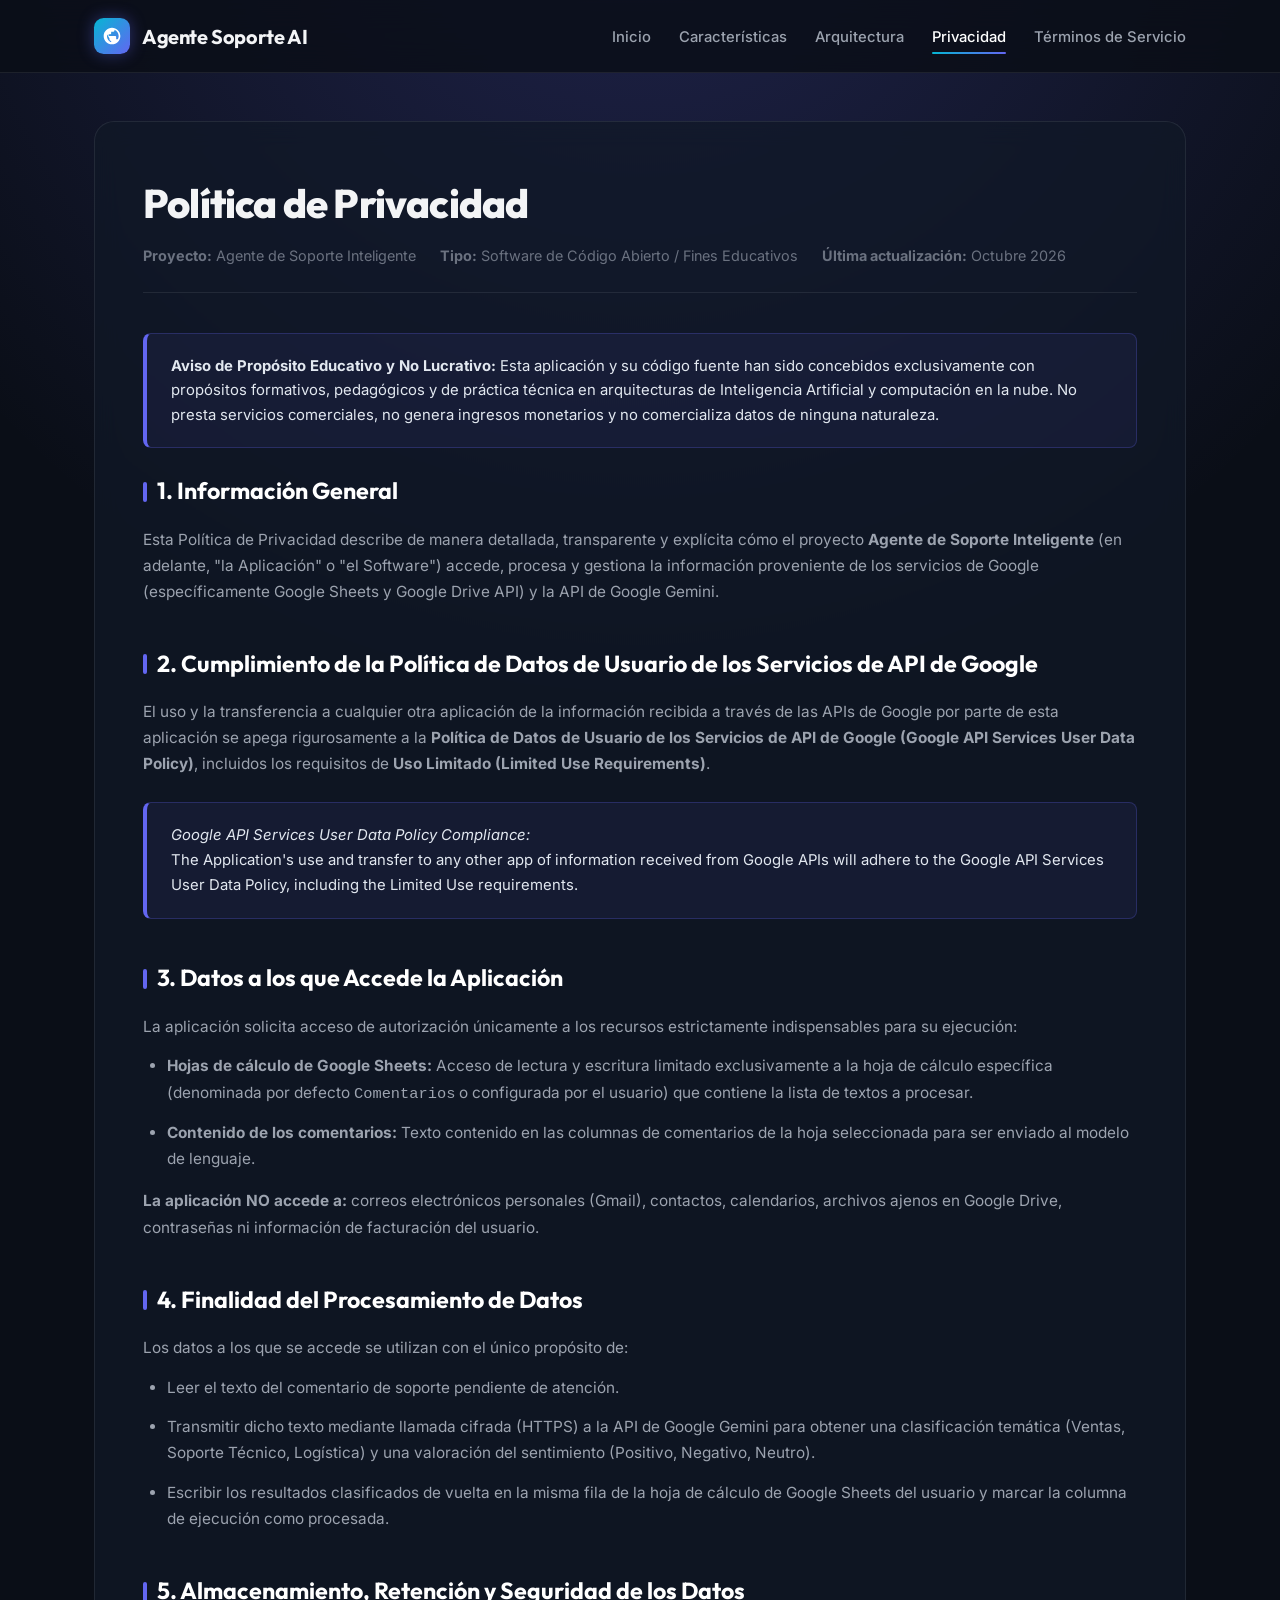
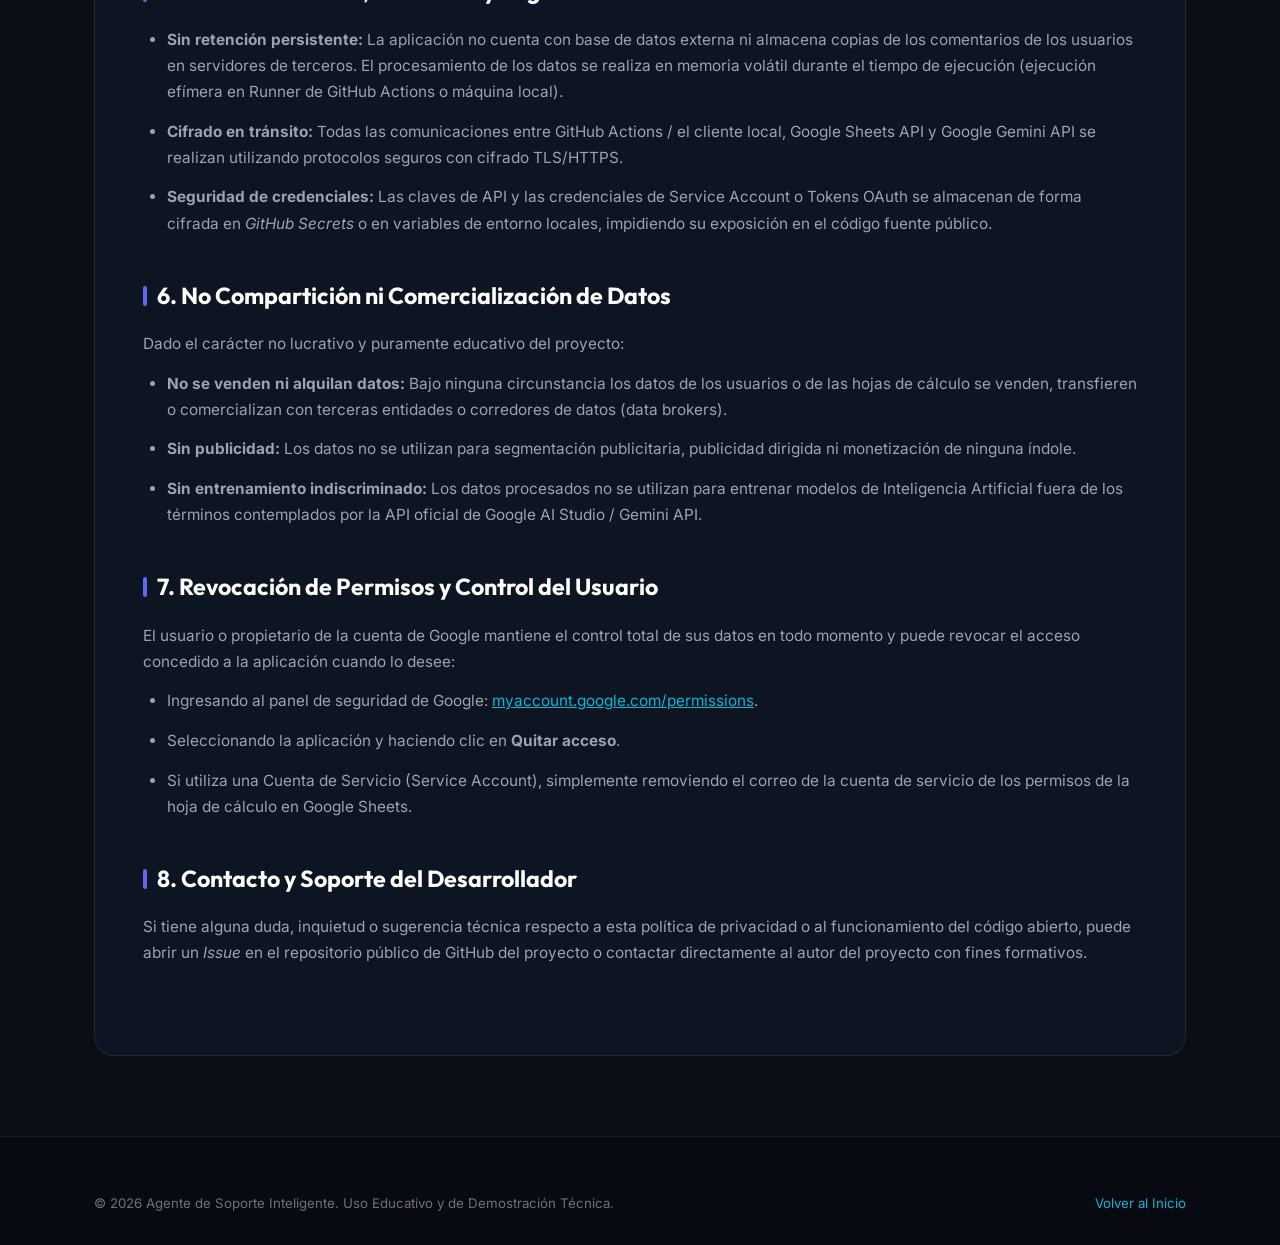
<file: privacy.html>
<!DOCTYPE html>
<html lang="es">
<head>
  <meta charset="UTF-8">
  <meta name="viewport" content="width=device-width, initial-scale=1.0">
  <title>Política de Privacidad | Agente de Soporte con Gemini</title>
  <meta name="description" content="Política de privacidad del proyecto educativo de código abierto Agente de Soporte con Gemini y Google Sheets.">
  <link rel="preconnect" href="https://fonts.googleapis.com">
  <link rel="preconnect" href="https://fonts.gstatic.com" crossorigin>
  <link href="https://fonts.googleapis.com/css2?family=Inter:wght@300;400;500;600;700&family=Outfit:wght@500;600;700;800&display=swap" rel="stylesheet">
  <link rel="stylesheet" href="style.css">
</head>
<body>

  <!-- Header -->
  <header class="header">
    <div class="container nav-container">
      <a href="index.html" class="brand-logo">
        <div class="brand-icon">
          <svg viewBox="0 0 24 24">
            <path d="M12 2C6.48 2 2 6.48 2 12s4.48 10 10 10 10-4.48 10-10S17.52 2 12 2zm1 17.93c-3.95-.49-7-3.85-7-7.93 0-.62.08-1.21.21-1.79L9 15v1c0 1.1.9 2 2 2v1.93zm6.9-2.54c-.26-.81-1-1.39-1.9-1.39h-1v-3c0-.55-.45-1-1-1H8v-2h2c.55 0 1-.45 1-1V7h2c1.1 0 2-.9 2-2v-.41c2.93 1.19 5 4.06 5 7.41 0 2.08-.8 3.97-2.1 5.39z"/>
          </svg>
        </div>
        <span>Agente Soporte AI</span>
      </a>

      <nav>
        <ul class="nav-links">
          <li><a href="index.html#inicio">Inicio</a></li>
          <li><a href="index.html#caracteristicas">Características</a></li>
          <li><a href="index.html#arquitectura">Arquitectura</a></li>
          <li><a href="privacy.html" class="active">Privacidad</a></li>
          <li><a href="terms.html">Términos de Servicio</a></li>
        </ul>
      </nav>
    </div>
  </header>

  <main class="legal-page">
    <div class="container">
      <div class="legal-card">
        <h1>Política de Privacidad</h1>
        <div class="legal-meta">
          <span><strong>Proyecto:</strong> Agente de Soporte Inteligente</span>
          <span><strong>Tipo:</strong> Software de Código Abierto / Fines Educativos</span>
          <span><strong>Última actualización:</strong> Octubre 2026</span>
        </div>

        <!-- Declaración de uso educativo -->
        <div class="legal-highlight-box">
          <p>
            <strong>Aviso de Propósito Educativo y No Lucrativo:</strong> Esta aplicación y su código fuente han sido concebidos exclusivamente con propósitos formativos, pedagógicos y de práctica técnica en arquitecturas de Inteligencia Artificial y computación en la nube. No presta servicios comerciales, no genera ingresos monetarios y no comercializa datos de ninguna naturaleza.
          </p>
        </div>

        <div class="legal-section">
          <h2>1. Información General</h2>
          <p>
            Esta Política de Privacidad describe de manera detallada, transparente y explícita cómo el proyecto <strong>Agente de Soporte Inteligente</strong> (en adelante, "la Aplicación" o "el Software") accede, procesa y gestiona la información proveniente de los servicios de Google (específicamente Google Sheets y Google Drive API) y la API de Google Gemini.
          </p>
        </div>

        <div class="legal-section" id="datos-google">
          <h2>2. Cumplimiento de la Política de Datos de Usuario de los Servicios de API de Google</h2>
          <p>
            El uso y la transferencia a cualquier otra aplicación de la información recibida a través de las APIs de Google por parte de esta aplicación se apega rigurosamente a la <strong>Política de Datos de Usuario de los Servicios de API de Google (Google API Services User Data Policy)</strong>, incluidos los requisitos de <strong>Uso Limitado (Limited Use Requirements)</strong>.
          </p>
          <div class="legal-highlight-box">
            <p>
              <em>Google API Services User Data Policy Compliance:</em><br>
              The Application's use and transfer to any other app of information received from Google APIs will adhere to the Google API Services User Data Policy, including the Limited Use requirements.
            </p>
          </div>
        </div>

        <div class="legal-section">
          <h2>3. Datos a los que Accede la Aplicación</h2>
          <p>
            La aplicación solicita acceso de autorización únicamente a los recursos estrictamente indispensables para su ejecución:
          </p>
          <ul>
            <li>
              <strong>Hojas de cálculo de Google Sheets:</strong> Acceso de lectura y escritura limitado exclusivamente a la hoja de cálculo específica (denominada por defecto <code>Comentarios</code> o configurada por el usuario) que contiene la lista de textos a procesar.
            </li>
            <li>
              <strong>Contenido de los comentarios:</strong> Texto contenido en las columnas de comentarios de la hoja seleccionada para ser enviado al modelo de lenguaje.
            </li>
          </ul>
          <p>
            <strong>La aplicación NO accede a:</strong> correos electrónicos personales (Gmail), contactos, calendarios, archivos ajenos en Google Drive, contraseñas ni información de facturación del usuario.
          </p>
        </div>

        <div class="legal-section">
          <h2>4. Finalidad del Procesamiento de Datos</h2>
          <p>Los datos a los que se accede se utilizan con el único propósito de:</p>
          <ul>
            <li>Leer el texto del comentario de soporte pendiente de atención.</li>
            <li>Transmitir dicho texto mediante llamada cifrada (HTTPS) a la API de Google Gemini para obtener una clasificación temática (Ventas, Soporte Técnico, Logística) y una valoración del sentimiento (Positivo, Negativo, Neutro).</li>
            <li>Escribir los resultados clasificados de vuelta en la misma fila de la hoja de cálculo de Google Sheets del usuario y marcar la columna de ejecución como procesada.</li>
          </ul>
        </div>

        <div class="legal-section">
          <h2>5. Almacenamiento, Retención y Seguridad de los Datos</h2>
          <ul>
            <li>
              <strong>Sin retención persistente:</strong> La aplicación no cuenta con base de datos externa ni almacena copias de los comentarios de los usuarios en servidores de terceros. El procesamiento de los datos se realiza en memoria volátil durante el tiempo de ejecución (ejecución efímera en Runner de GitHub Actions o máquina local).
            </li>
            <li>
              <strong>Cifrado en tránsito:</strong> Todas las comunicaciones entre GitHub Actions / el cliente local, Google Sheets API y Google Gemini API se realizan utilizando protocolos seguros con cifrado TLS/HTTPS.
            </li>
            <li>
              <strong>Seguridad de credenciales:</strong> Las claves de API y las credenciales de Service Account o Tokens OAuth se almacenan de forma cifrada en <em>GitHub Secrets</em> o en variables de entorno locales, impidiendo su exposición en el código fuente público.
            </li>
          </ul>
        </div>

        <div class="legal-section">
          <h2>6. No Compartición ni Comercialización de Datos</h2>
          <p>
            Dado el carácter no lucrativo y puramente educativo del proyecto:
          </p>
          <ul>
            <li><strong>No se venden ni alquilan datos:</strong> Bajo ninguna circunstancia los datos de los usuarios o de las hojas de cálculo se venden, transfieren o comercializan con terceras entidades o corredores de datos (data brokers).</li>
            <li><strong>Sin publicidad:</strong> Los datos no se utilizan para segmentación publicitaria, publicidad dirigida ni monetización de ninguna índole.</li>
            <li><strong>Sin entrenamiento indiscriminado:</strong> Los datos procesados no se utilizan para entrenar modelos de Inteligencia Artificial fuera de los términos contemplados por la API oficial de Google AI Studio / Gemini API.</li>
          </ul>
        </div>

        <div class="legal-section">
          <h2>7. Revocación de Permisos y Control del Usuario</h2>
          <p>
            El usuario o propietario de la cuenta de Google mantiene el control total de sus datos en todo momento y puede revocar el acceso concedido a la aplicación cuando lo desee:
          </p>
          <ul>
            <li>Ingresando al panel de seguridad de Google: <a href="https://myaccount.google.com/permissions" target="_blank" rel="noopener noreferrer" style="color: var(--accent-cyan);">myaccount.google.com/permissions</a>.</li>
            <li>Seleccionando la aplicación y haciendo clic en <strong>Quitar acceso</strong>.</li>
            <li>Si utiliza una Cuenta de Servicio (Service Account), simplemente removiendo el correo de la cuenta de servicio de los permisos de la hoja de cálculo en Google Sheets.</li>
          </ul>
        </div>

        <div class="legal-section">
          <h2>8. Contacto y Soporte del Desarrollador</h2>
          <p>
            Si tiene alguna duda, inquietud o sugerencia técnica respecto a esta política de privacidad o al funcionamiento del código abierto, puede abrir un <em>Issue</em> en el repositorio público de GitHub del proyecto o contactar directamente al autor del proyecto con fines formativos.
          </p>
        </div>

      </div>
    </div>
  </main>

  <!-- Footer -->
  <footer class="footer">
    <div class="container">
      <div class="footer-bottom" style="border: none; padding-top: 0;">
        <div>&copy; 2026 Agente de Soporte Inteligente. Uso Educativo y de Demostración Técnica.</div>
        <div><a href="index.html" style="color: var(--accent-cyan); text-decoration: none;">Volver al Inicio</a></div>
      </div>
    </div>
  </footer>

</body>
</html>
</file>
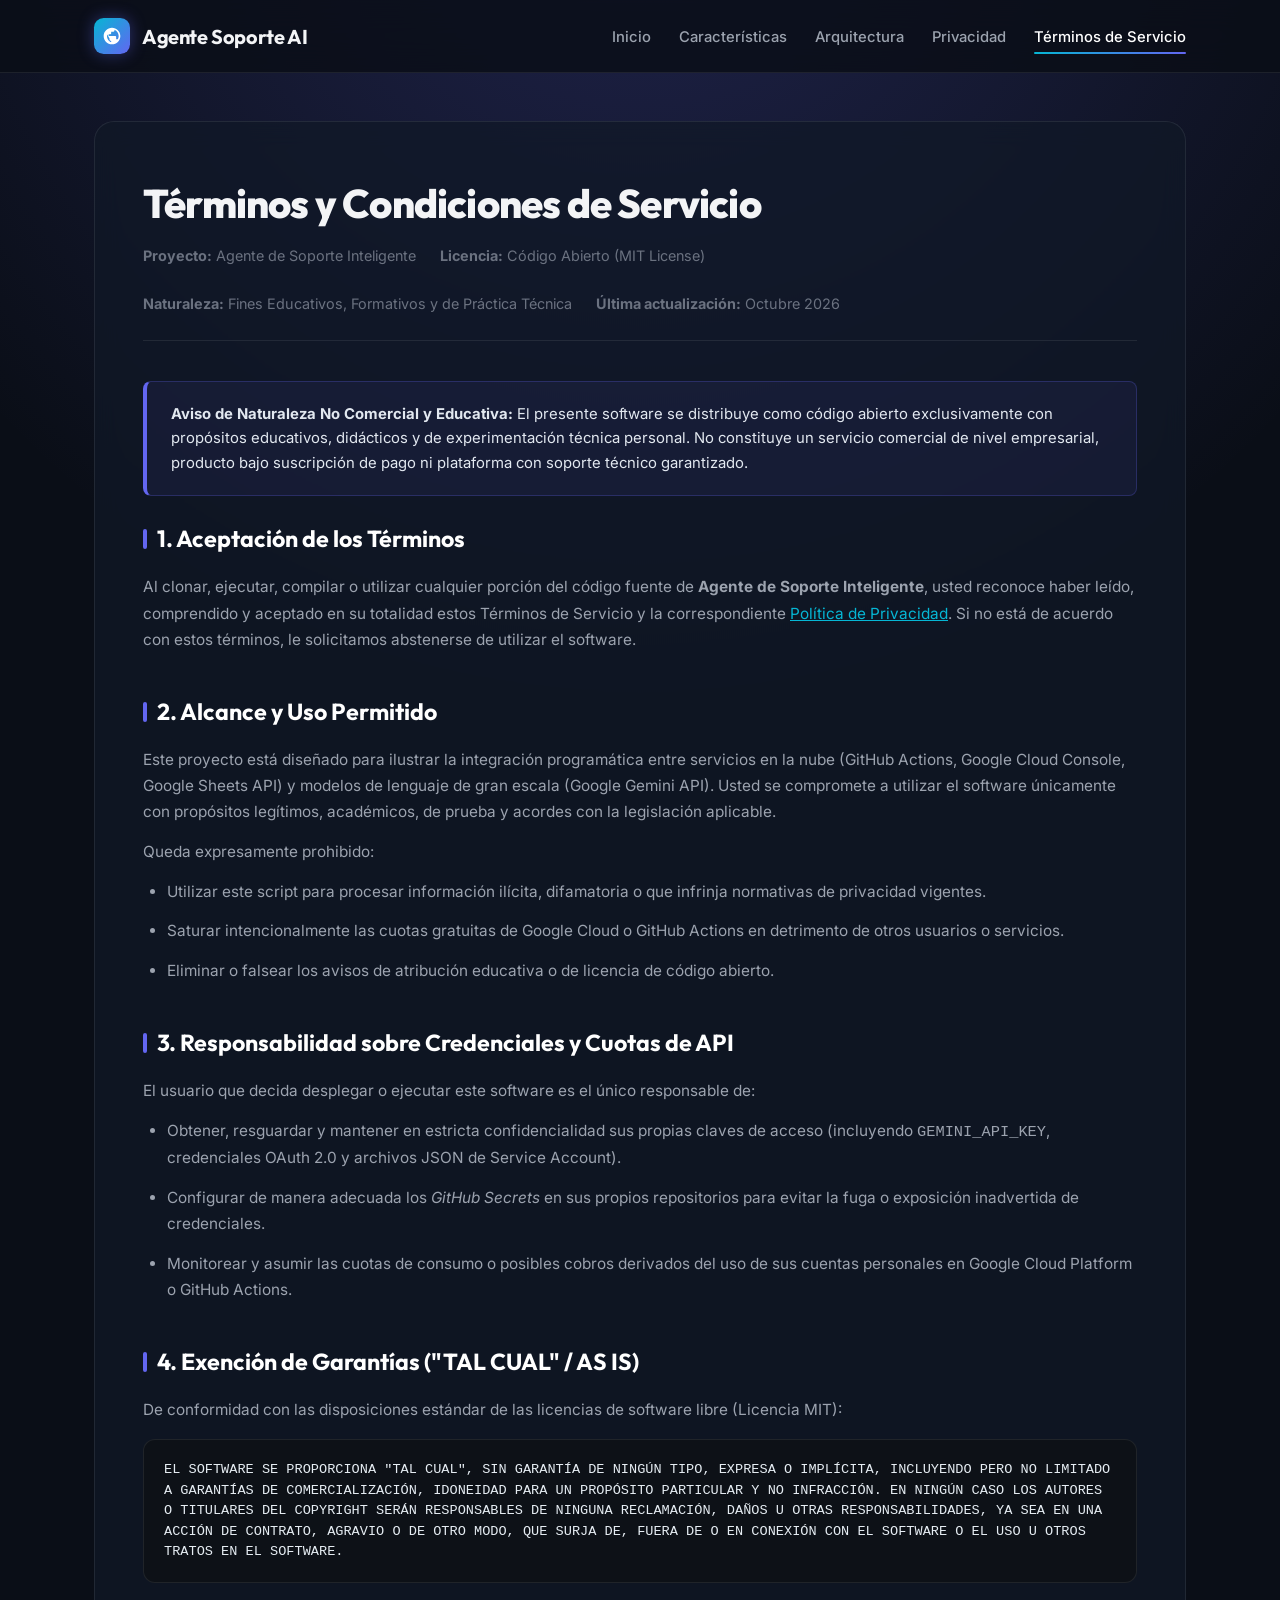
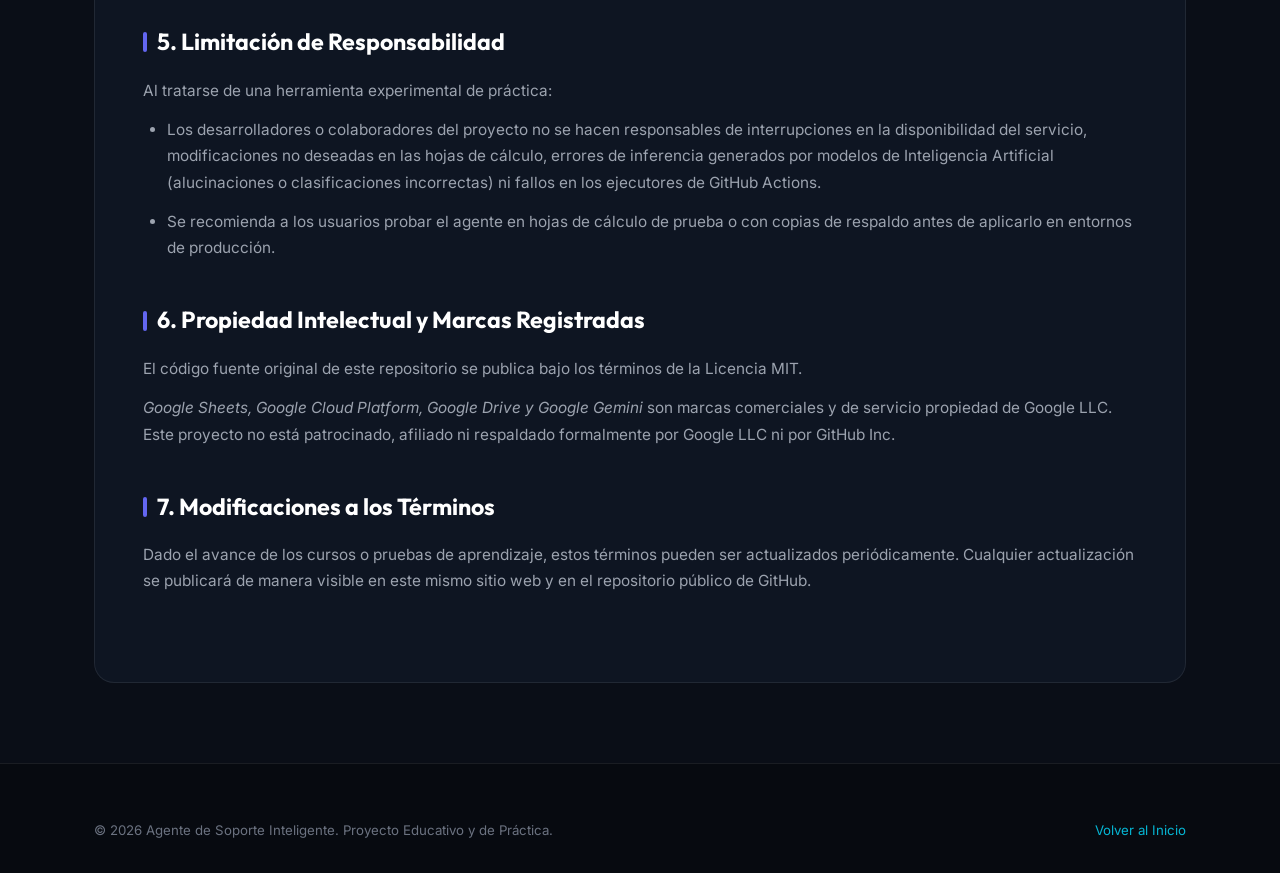
<file: terms.html>
<!DOCTYPE html>
<html lang="es">
<head>
  <meta charset="UTF-8">
  <meta name="viewport" content="width=device-width, initial-scale=1.0">
  <title>Términos y Condiciones de Servicio | Agente de Soporte con Gemini</title>
  <meta name="description" content="Términos y condiciones del proyecto de código abierto y educativo Agente de Soporte con Gemini y Google Sheets.">
  <link rel="preconnect" href="https://fonts.googleapis.com">
  <link rel="preconnect" href="https://fonts.gstatic.com" crossorigin>
  <link href="https://fonts.googleapis.com/css2?family=Inter:wght@300;400;500;600;700&family=Outfit:wght@500;600;700;800&display=swap" rel="stylesheet">
  <link rel="stylesheet" href="style.css">
</head>
<body>

  <!-- Header -->
  <header class="header">
    <div class="container nav-container">
      <a href="index.html" class="brand-logo">
        <div class="brand-icon">
          <svg viewBox="0 0 24 24">
            <path d="M12 2C6.48 2 2 6.48 2 12s4.48 10 10 10 10-4.48 10-10S17.52 2 12 2zm1 17.93c-3.95-.49-7-3.85-7-7.93 0-.62.08-1.21.21-1.79L9 15v1c0 1.1.9 2 2 2v1.93zm6.9-2.54c-.26-.81-1-1.39-1.9-1.39h-1v-3c0-.55-.45-1-1-1H8v-2h2c.55 0 1-.45 1-1V7h2c1.1 0 2-.9 2-2v-.41c2.93 1.19 5 4.06 5 7.41 0 2.08-.8 3.97-2.1 5.39z"/>
          </svg>
        </div>
        <span>Agente Soporte AI</span>
      </a>

      <nav>
        <ul class="nav-links">
          <li><a href="index.html#inicio">Inicio</a></li>
          <li><a href="index.html#caracteristicas">Características</a></li>
          <li><a href="index.html#arquitectura">Arquitectura</a></li>
          <li><a href="privacy.html">Privacidad</a></li>
          <li><a href="terms.html" class="active">Términos de Servicio</a></li>
        </ul>
      </nav>
    </div>
  </header>

  <main class="legal-page">
    <div class="container">
      <div class="legal-card">
        <h1>Términos y Condiciones de Servicio</h1>
        <div class="legal-meta">
          <span><strong>Proyecto:</strong> Agente de Soporte Inteligente</span>
          <span><strong>Licencia:</strong> Código Abierto (MIT License)</span>
          <span><strong>Naturaleza:</strong> Fines Educativos, Formativos y de Práctica Técnica</span>
          <span><strong>Última actualización:</strong> Octubre 2026</span>
        </div>

        <div class="legal-highlight-box">
          <p>
            <strong>Aviso de Naturaleza No Comercial y Educativa:</strong> El presente software se distribuye como código abierto exclusivamente con propósitos educativos, didácticos y de experimentación técnica personal. No constituye un servicio comercial de nivel empresarial, producto bajo suscripción de pago ni plataforma con soporte técnico garantizado.
          </p>
        </div>

        <div class="legal-section">
          <h2>1. Aceptación de los Términos</h2>
          <p>
            Al clonar, ejecutar, compilar o utilizar cualquier porción del código fuente de <strong>Agente de Soporte Inteligente</strong>, usted reconoce haber leído, comprendido y aceptado en su totalidad estos Términos de Servicio y la correspondiente <a href="privacy.html" style="color: var(--accent-cyan);">Política de Privacidad</a>. Si no está de acuerdo con estos términos, le solicitamos abstenerse de utilizar el software.
          </p>
        </div>

        <div class="legal-section">
          <h2>2. Alcance y Uso Permitido</h2>
          <p>
            Este proyecto está diseñado para ilustrar la integración programática entre servicios en la nube (GitHub Actions, Google Cloud Console, Google Sheets API) y modelos de lenguaje de gran escala (Google Gemini API). Usted se compromete a utilizar el software únicamente con propósitos legítimos, académicos, de prueba y acordes con la legislación aplicable.
          </p>
          <p>Queda expresamente prohibido:</p>
          <ul>
            <li>Utilizar este script para procesar información ilícita, difamatoria o que infrinja normativas de privacidad vigentes.</li>
            <li>Saturar intencionalmente las cuotas gratuitas de Google Cloud o GitHub Actions en detrimento de otros usuarios o servicios.</li>
            <li>Eliminar o falsear los avisos de atribución educativa o de licencia de código abierto.</li>
          </ul>
        </div>

        <div class="legal-section">
          <h2>3. Responsabilidad sobre Credenciales y Cuotas de API</h2>
          <p>
            El usuario que decida desplegar o ejecutar este software es el único responsable de:
          </p>
          <ul>
            <li>Obtener, resguardar y mantener en estricta confidencialidad sus propias claves de acceso (incluyendo <code>GEMINI_API_KEY</code>, credenciales OAuth 2.0 y archivos JSON de Service Account).</li>
            <li>Configurar de manera adecuada los <em>GitHub Secrets</em> en sus propios repositorios para evitar la fuga o exposición inadvertida de credenciales.</li>
            <li>Monitorear y asumir las cuotas de consumo o posibles cobros derivados del uso de sus cuentas personales en Google Cloud Platform o GitHub Actions.</li>
          </ul>
        </div>

        <div class="legal-section">
          <h2>4. Exención de Garantías ("TAL CUAL" / AS IS)</h2>
          <p>
            De conformidad con las disposiciones estándar de las licencias de software libre (Licencia MIT):
          </p>
          <div class="code-preview" style="margin: 1rem 0;">
EL SOFTWARE SE PROPORCIONA "TAL CUAL", SIN GARANTÍA DE NINGÚN TIPO, EXPRESA O IMPLÍCITA, INCLUYENDO PERO NO LIMITADO A GARANTÍAS DE COMERCIALIZACIÓN, IDONEIDAD PARA UN PROPÓSITO PARTICULAR Y NO INFRACCIÓN. EN NINGÚN CASO LOS AUTORES O TITULARES DEL COPYRIGHT SERÁN RESPONSABLES DE NINGUNA RECLAMACIÓN, DAÑOS U OTRAS RESPONSABILIDADES, YA SEA EN UNA ACCIÓN DE CONTRATO, AGRAVIO O DE OTRO MODO, QUE SURJA DE, FUERA DE O EN CONEXIÓN CON EL SOFTWARE O EL USO U OTROS TRATOS EN EL SOFTWARE.
          </div>
        </div>

        <div class="legal-section">
          <h2>5. Limitación de Responsabilidad</h2>
          <p>
            Al tratarse de una herramienta experimental de práctica:
          </p>
          <ul>
            <li>Los desarrolladores o colaboradores del proyecto no se hacen responsables de interrupciones en la disponibilidad del servicio, modificaciones no deseadas en las hojas de cálculo, errores de inferencia generados por modelos de Inteligencia Artificial (alucinaciones o clasificaciones incorrectas) ni fallos en los ejecutores de GitHub Actions.</li>
            <li>Se recomienda a los usuarios probar el agente en hojas de cálculo de prueba o con copias de respaldo antes de aplicarlo en entornos de producción.</li>
          </ul>
        </div>

        <div class="legal-section">
          <h2>6. Propiedad Intelectual y Marcas Registradas</h2>
          <p>
            El código fuente original de este repositorio se publica bajo los términos de la Licencia MIT.
          </p>
          <p>
            <em>Google Sheets, Google Cloud Platform, Google Drive y Google Gemini</em> son marcas comerciales y de servicio propiedad de Google LLC. Este proyecto no está patrocinado, afiliado ni respaldado formalmente por Google LLC ni por GitHub Inc.
          </p>
        </div>

        <div class="legal-section">
          <h2>7. Modificaciones a los Términos</h2>
          <p>
            Dado el avance de los cursos o pruebas de aprendizaje, estos términos pueden ser actualizados periódicamente. Cualquier actualización se publicará de manera visible en este mismo sitio web y en el repositorio público de GitHub.
          </p>
        </div>
      </div>
    </div>
  </main>

  <!-- Footer -->
  <footer class="footer">
    <div class="container">
      <div class="footer-bottom" style="border: none; padding-top: 0;">
        <div>&copy; 2026 Agente de Soporte Inteligente. Proyecto Educativo y de Práctica.</div>
        <div><a href="index.html" style="color: var(--accent-cyan); text-decoration: none;">Volver al Inicio</a></div>
      </div>
    </div>
  </footer>

</body>
</html>
</file>
<file: style.css>
:root {
  --bg-primary: #0a0e17;
  --bg-secondary: #111827;
  --bg-card: rgba(17, 24, 39, 0.75);
  --bg-card-hover: rgba(31, 41, 55, 0.85);
  --border-color: rgba(255, 255, 255, 0.08);
  --border-highlight: rgba(99, 102, 241, 0.3);
  --text-primary: #f3f4f6;
  --text-secondary: #9ca3af;
  --text-muted: #6b7280;
  --accent-cyan: #06b6d4;
  --accent-indigo: #6366f1;
  --accent-emerald: #10b981;
  --accent-amber: #f59e0b;
  --gradient-glow: radial-gradient(circle at 50% -20%, rgba(99, 102, 241, 0.25), transparent 70%);
  --font-heading: 'Outfit', -apple-system, BlinkMacSystemFont, 'Segoe UI', Roboto, sans-serif;
  --font-body: 'Inter', -apple-system, BlinkMacSystemFont, 'Segoe UI', Roboto, sans-serif;
  --transition: all 0.25s cubic-bezier(0.4, 0, 0.2, 1);
}

* {
  margin: 0;
  padding: 0;
  box-sizing: border-box;
}

html {
  scroll-behavior: smooth;
  font-size: 16px;
}

body {
  font-family: var(--font-body);
  background-color: var(--bg-primary);
  color: var(--text-primary);
  line-height: 1.65;
  background-image: var(--gradient-glow);
  background-attachment: fixed;
  min-height: 100vh;
  overflow-x: hidden;
}

/* Container */
.container {
  width: 100%;
  max-width: 1140px;
  margin: 0 auto;
  padding: 0 1.5rem;
}

/* Header & Nav */
.header {
  position: sticky;
  top: 0;
  z-index: 100;
  backdrop-filter: blur(16px);
  -webkit-backdrop-filter: blur(16px);
  background: rgba(10, 14, 23, 0.82);
  border-bottom: 1px solid var(--border-color);
  transition: var(--transition);
}

.nav-container {
  display: flex;
  justify-content: space-between;
  align-items: center;
  height: 4.5rem;
}

.brand-logo {
  display: flex;
  align-items: center;
  gap: 0.75rem;
  text-decoration: none;
  color: var(--text-primary);
  font-family: var(--font-heading);
  font-weight: 700;
  font-size: 1.25rem;
  letter-spacing: -0.02em;
}

.brand-icon {
  width: 2.25rem;
  height: 2.25rem;
  border-radius: 0.6rem;
  background: linear-gradient(135deg, var(--accent-cyan), var(--accent-indigo));
  display: flex;
  align-items: center;
  justify-content: center;
  box-shadow: 0 0 16px rgba(99, 102, 241, 0.4);
}

.brand-icon svg {
  width: 1.25rem;
  height: 1.25rem;
  fill: #ffffff;
}

.nav-links {
  display: flex;
  gap: 1.75rem;
  list-style: none;
}

.nav-links a {
  text-decoration: none;
  color: var(--text-secondary);
  font-size: 0.925rem;
  font-weight: 500;
  transition: var(--transition);
  position: relative;
}

.nav-links a:hover,
.nav-links a.active {
  color: #ffffff;
}

.nav-links a.active::after {
  content: '';
  position: absolute;
  bottom: -0.5rem;
  left: 0;
  width: 100%;
  height: 2px;
  background: linear-gradient(90deg, var(--accent-cyan), var(--accent-indigo));
  border-radius: 2px;
}

/* Badges */
.badge {
  display: inline-flex;
  align-items: center;
  gap: 0.4rem;
  padding: 0.35rem 0.85rem;
  border-radius: 9999px;
  font-size: 0.8rem;
  font-weight: 600;
  letter-spacing: 0.02em;
  text-transform: uppercase;
}

.badge-edu {
  background: rgba(16, 185, 129, 0.12);
  border: 1px solid rgba(16, 185, 129, 0.35);
  color: var(--accent-emerald);
}

.badge-github {
  background: rgba(99, 102, 241, 0.12);
  border: 1px solid rgba(99, 102, 241, 0.35);
  color: var(--accent-indigo);
}

.badge-gemini {
  background: rgba(6, 182, 212, 0.12);
  border: 1px solid rgba(6, 182, 212, 0.35);
  color: var(--accent-cyan);
}

/* Hero Section */
.hero {
  padding: 5rem 0 3.5rem;
  text-align: center;
}

.hero-badges {
  display: flex;
  justify-content: center;
  gap: 0.75rem;
  flex-wrap: wrap;
  margin-bottom: 1.5rem;
}

.hero-title {
  font-family: var(--font-heading);
  font-size: clamp(2.25rem, 5vw, 3.75rem);
  font-weight: 800;
  line-height: 1.15;
  letter-spacing: -0.03em;
  margin-bottom: 1.25rem;
  max-width: 900px;
  margin-left: auto;
  margin-right: auto;
}

.hero-title .gradient-text {
  background: linear-gradient(135deg, #ffffff 30%, var(--accent-cyan) 75%, var(--accent-indigo) 100%);
  -webkit-background-clip: text;
  -webkit-text-fill-color: transparent;
}

.hero-subtitle {
  font-size: 1.15rem;
  color: var(--text-secondary);
  max-width: 720px;
  margin: 0 auto 2.5rem;
  font-weight: 400;
}

.hero-actions {
  display: flex;
  justify-content: center;
  gap: 1rem;
  flex-wrap: wrap;
}

/* Buttons */
.btn {
  display: inline-flex;
  align-items: center;
  justify-content: center;
  gap: 0.6rem;
  padding: 0.75rem 1.6rem;
  border-radius: 0.6rem;
  font-size: 0.95rem;
  font-weight: 600;
  text-decoration: none;
  cursor: pointer;
  transition: var(--transition);
}

.btn-primary {
  background: linear-gradient(135deg, var(--accent-indigo), #4f46e5);
  color: #ffffff;
  border: 1px solid rgba(255, 255, 255, 0.15);
  box-shadow: 0 4px 14px rgba(99, 102, 241, 0.35);
}

.btn-primary:hover {
  transform: translateY(-2px);
  box-shadow: 0 6px 20px rgba(99, 102, 241, 0.5);
}

.btn-secondary {
  background: var(--bg-card);
  color: var(--text-primary);
  border: 1px solid var(--border-color);
  backdrop-filter: blur(8px);
}

.btn-secondary:hover {
  background: var(--bg-card-hover);
  border-color: var(--border-highlight);
  transform: translateY(-2px);
}

/* Disclaimer Banner */
.disclaimer-banner {
  margin: 2rem 0;
  padding: 1.5rem;
  background: rgba(16, 185, 129, 0.08);
  border: 1px solid rgba(16, 185, 129, 0.3);
  border-radius: 0.85rem;
  display: flex;
  align-items: flex-start;
  gap: 1.25rem;
}

.disclaimer-icon {
  flex-shrink: 0;
  width: 2.25rem;
  height: 2.25rem;
  border-radius: 50%;
  background: rgba(16, 185, 129, 0.2);
  display: flex;
  align-items: center;
  justify-content: center;
  color: var(--accent-emerald);
}

.disclaimer-content h3 {
  font-size: 1.05rem;
  font-weight: 700;
  color: #ffffff;
  margin-bottom: 0.3rem;
}

.disclaimer-content p {
  font-size: 0.92rem;
  color: var(--text-secondary);
}

/* Sections */
.section {
  padding: 4rem 0;
  border-top: 1px solid var(--border-color);
}

.section-header {
  text-align: center;
  margin-bottom: 3rem;
}

.section-title {
  font-family: var(--font-heading);
  font-size: 2.15rem;
  font-weight: 700;
  letter-spacing: -0.02em;
  margin-bottom: 0.75rem;
}

.section-subtitle {
  color: var(--text-secondary);
  font-size: 1.05rem;
  max-width: 650px;
  margin: 0 auto;
}

/* Grid & Cards */
.grid-3 {
  display: grid;
  grid-template-columns: repeat(auto-fit, minmax(300px, 1fr));
  gap: 1.75rem;
}

.grid-2 {
  display: grid;
  grid-template-columns: repeat(auto-fit, minmax(360px, 1fr));
  gap: 1.75rem;
}

.card {
  background: var(--bg-card);
  border: 1px solid var(--border-color);
  border-radius: 1rem;
  padding: 2rem;
  transition: var(--transition);
  position: relative;
  overflow: hidden;
}

.card:hover {
  background: var(--bg-card-hover);
  border-color: var(--border-highlight);
  transform: translateY(-4px);
  box-shadow: 0 12px 28px rgba(0, 0, 0, 0.35);
}

.card-icon {
  width: 3rem;
  height: 3rem;
  border-radius: 0.75rem;
  background: rgba(99, 102, 241, 0.12);
  border: 1px solid rgba(99, 102, 241, 0.3);
  display: flex;
  align-items: center;
  justify-content: center;
  margin-bottom: 1.25rem;
  color: var(--accent-indigo);
}

.card-title {
  font-family: var(--font-heading);
  font-size: 1.25rem;
  font-weight: 600;
  margin-bottom: 0.75rem;
  color: #ffffff;
}

.card-text {
  color: var(--text-secondary);
  font-size: 0.93rem;
  line-height: 1.6;
}

/* Architecture Flow */
.flow-diagram {
  display: flex;
  flex-direction: column;
  gap: 1rem;
  margin-top: 1.5rem;
}

.flow-step {
  display: flex;
  align-items: center;
  gap: 1.25rem;
  background: rgba(17, 24, 39, 0.6);
  border: 1px solid var(--border-color);
  padding: 1.2rem 1.5rem;
  border-radius: 0.75rem;
}

.step-num {
  width: 2.25rem;
  height: 2.25rem;
  border-radius: 50%;
  background: linear-gradient(135deg, var(--accent-cyan), var(--accent-indigo));
  color: #ffffff;
  display: flex;
  align-items: center;
  justify-content: center;
  font-weight: 700;
  font-size: 0.95rem;
  flex-shrink: 0;
}

.step-desc h4 {
  font-size: 1rem;
  font-weight: 600;
  color: #ffffff;
  margin-bottom: 0.2rem;
}

.step-desc p {
  font-size: 0.88rem;
  color: var(--text-secondary);
}

/* Legal Documents Styling */
.legal-page {
  padding: 3rem 0 5rem;
}

.legal-card {
  background: var(--bg-card);
  border: 1px solid var(--border-color);
  border-radius: 1.25rem;
  padding: 3rem;
  backdrop-filter: blur(12px);
}

.legal-card h1 {
  font-family: var(--font-heading);
  font-size: 2.5rem;
  font-weight: 800;
  margin-bottom: 0.5rem;
  letter-spacing: -0.02em;
}

.legal-meta {
  color: var(--text-muted);
  font-size: 0.9rem;
  margin-bottom: 2.5rem;
  padding-bottom: 1.5rem;
  border-bottom: 1px solid var(--border-color);
  display: flex;
  gap: 1.5rem;
  flex-wrap: wrap;
}

.legal-section {
  margin-bottom: 2.5rem;
}

.legal-section h2 {
  font-family: var(--font-heading);
  font-size: 1.45rem;
  font-weight: 700;
  color: #ffffff;
  margin-bottom: 1rem;
  display: flex;
  align-items: center;
  gap: 0.6rem;
}

.legal-section h2::before {
  content: '';
  display: inline-block;
  width: 4px;
  height: 1.25rem;
  background: var(--accent-indigo);
  border-radius: 2px;
}

.legal-section p, .legal-section li {
  color: var(--text-secondary);
  font-size: 0.96rem;
  line-height: 1.7;
  margin-bottom: 0.85rem;
}

.legal-section ul {
  padding-left: 1.5rem;
  margin-bottom: 1rem;
}

.legal-highlight-box {
  background: rgba(99, 102, 241, 0.08);
  border: 1px solid rgba(99, 102, 241, 0.25);
  border-left: 4px solid var(--accent-indigo);
  border-radius: 0.5rem;
  padding: 1.25rem 1.5rem;
  margin: 1.5rem 0;
}

.legal-highlight-box p {
  margin-bottom: 0 !important;
  color: #e2e8f0 !important;
  font-size: 0.93rem;
}

/* Footer */
.footer {
  border-top: 1px solid var(--border-color);
  background: #070a10;
  padding: 3.5rem 0 2rem;
  color: var(--text-muted);
  font-size: 0.9rem;
}

.footer-top {
  display: flex;
  justify-content: space-between;
  align-items: flex-start;
  gap: 2rem;
  flex-wrap: wrap;
  margin-bottom: 2.5rem;
}

.footer-brand h4 {
  font-family: var(--font-heading);
  color: #ffffff;
  font-size: 1.15rem;
  margin-bottom: 0.5rem;
}

.footer-brand p {
  max-width: 380px;
  font-size: 0.88rem;
}

.footer-links-group {
  display: flex;
  gap: 3rem;
}

.footer-col h5 {
  color: #ffffff;
  font-size: 0.95rem;
  margin-bottom: 1rem;
}

.footer-col ul {
  list-style: none;
  display: flex;
  flex-direction: column;
  gap: 0.6rem;
}

.footer-col a {
  color: var(--text-secondary);
  text-decoration: none;
  transition: var(--transition);
}

.footer-col a:hover {
  color: #ffffff;
}

.footer-bottom {
  padding-top: 1.5rem;
  border-top: 1px solid rgba(255, 255, 255, 0.05);
  display: flex;
  justify-content: space-between;
  align-items: center;
  flex-wrap: wrap;
  gap: 1rem;
  font-size: 0.83rem;
}

/* Code Snippet Box */
.code-preview {
  background: #0d1117;
  border: 1px solid var(--border-color);
  border-radius: 0.75rem;
  padding: 1.25rem;
  font-family: 'JetBrains Mono', 'Fira Code', monospace;
  font-size: 0.85rem;
  color: #e6edf3;
  overflow-x: auto;
  line-height: 1.5;
}

/* Responsive */
@media (max-width: 768px) {
  .nav-links {
    display: none;
  }
  .legal-card {
    padding: 1.75rem;
  }
  .grid-2, .grid-3 {
    grid-template-columns: 1fr;
  }
  .footer-links-group {
    flex-direction: column;
    gap: 1.5rem;
  }
}
</file>
